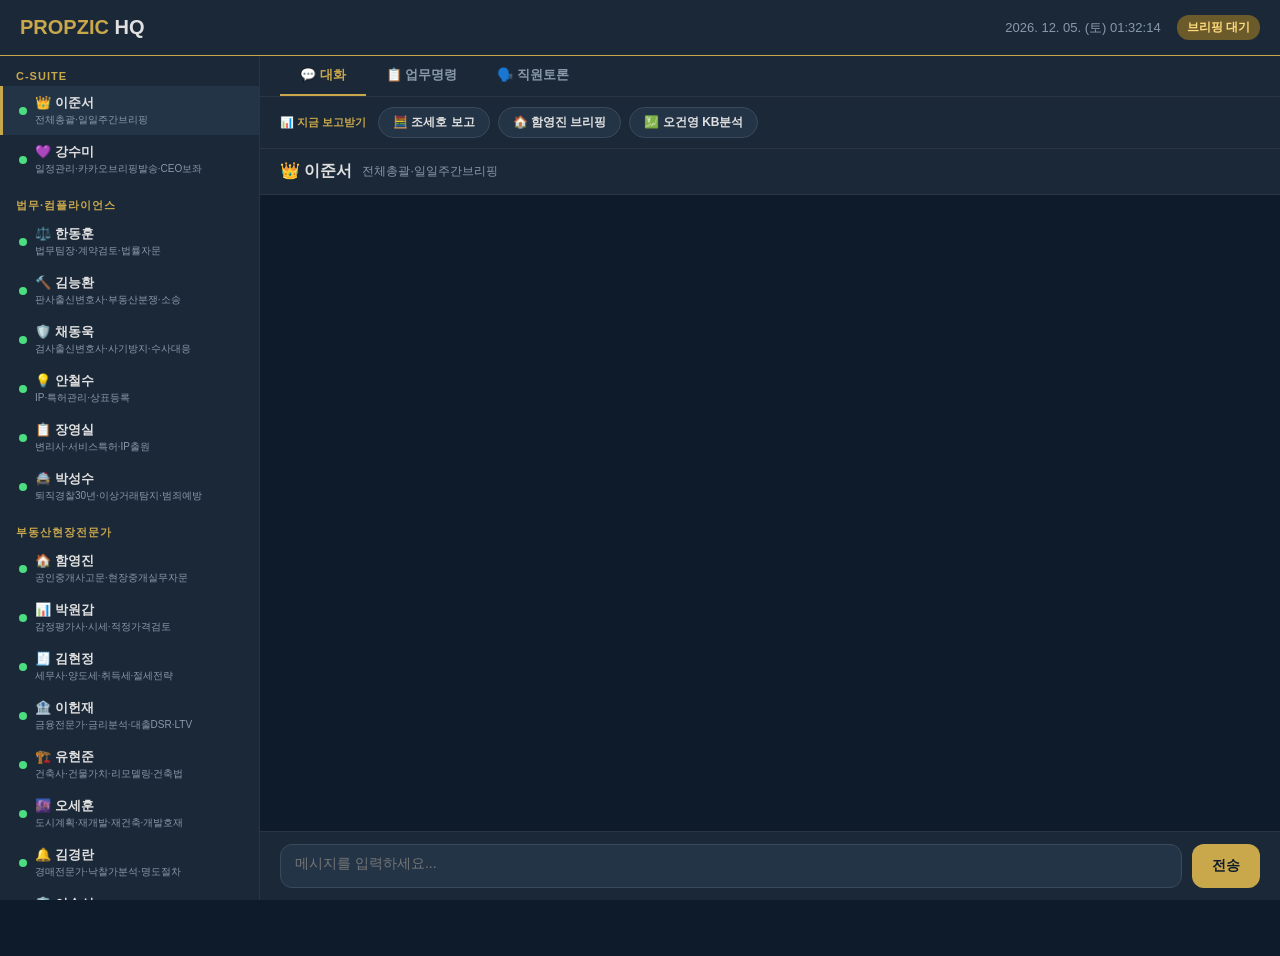
<file: index.html>
<!DOCTYPE html>
<html lang="ko">
<head>
<meta charset="UTF-8">
<meta name="viewport" content="width=device-width, initial-scale=1.0">
<title id="pageTitle">PROPZIC HQ — 지휘본부</title>
<script src="config.js"></script>
<style>
*{margin:0;padding:0;box-sizing:border-box}
:root{
  --bg:#0d1b2a;--bg2:#1b2838;--bg3:#243447;
  --gold:#c9a84c;--text:#e0e0e0;--text2:#8899aa;
  --sidebar-w:260px;
  --navy:#2a3f6b;--green:#2a6b4a;--blue:#2a4f8b;
  --pink:#8b2a6b;--mint:#2a8b7a;--orange:#8b5a2a;--gray:#5a5a6b;
  --purple:#6b2a8b;
}
html,body{height:100%;font-family:'Segoe UI','Malgun Gothic',sans-serif;background:var(--bg);color:var(--text)}

/* HEADER */
.header{display:flex;align-items:center;justify-content:space-between;padding:10px 20px;background:var(--bg2);border-bottom:1px solid var(--gold);height:56px;position:fixed;top:0;left:0;right:0;z-index:100}
.logo{font-size:20px;font-weight:bold;color:var(--gold)}
.logo span{color:var(--text)}
.header-right{display:flex;align-items:center;gap:16px;font-size:13px;color:var(--text2)}
.briefing-badge{padding:4px 10px;border-radius:12px;font-size:12px;font-weight:600}
.briefing-badge.ready{background:#2a6b4a;color:#7dffba}
.briefing-badge.pending{background:#6b5a2a;color:#ffd97d}

/* SIDEBAR */
.sidebar{position:fixed;top:56px;left:0;bottom:0;width:var(--sidebar-w);background:var(--bg2);overflow-y:auto;border-right:1px solid #2a3444;z-index:90;transition:transform .3s}
.sidebar::-webkit-scrollbar{width:4px}
.sidebar::-webkit-scrollbar-thumb{background:#3a4a5a;border-radius:2px}
.dept-group{margin:4px 0}
.dept-label{font-size:11px;font-weight:700;color:var(--gold);padding:10px 16px 4px;text-transform:uppercase;letter-spacing:1px}
.staff-item{display:flex;align-items:center;gap:8px;padding:8px 16px;cursor:pointer;transition:background .15s;border-left:3px solid transparent}
.staff-item:hover{background:var(--bg3)}
.staff-item.active{background:var(--bg3);border-left-color:var(--gold)}
.staff-dot{width:8px;height:8px;border-radius:50%;flex-shrink:0;transition:background .3s}
.staff-dot.online{background:#4ade80}
.staff-dot.idle{background:#facc15}
.staff-dot.urgent{background:#ef4444;animation:pulse-dot 1s infinite}
@keyframes pulse-dot{0%,100%{opacity:1}50%{opacity:.4}}
.staff-name{font-size:13px;font-weight:600;color:var(--text)}
.staff-role{font-size:10px;color:var(--text2);margin-top:1px}

/* MAIN */
.main{margin-left:var(--sidebar-w);margin-top:56px;display:flex;flex-direction:column;height:calc(100vh - 56px)}

/* TABS */
.tab-bar{display:flex;background:var(--bg2);border-bottom:1px solid #2a3444;padding:0 20px}
.tab-btn{padding:10px 20px;font-size:13px;font-weight:700;color:var(--text2);cursor:pointer;border:none;background:none;border-bottom:2px solid transparent;transition:all .2s}
.tab-btn:hover{color:var(--text)}
.tab-btn.active{color:var(--gold);border-bottom-color:var(--gold)}
.tab-panel{display:none;flex:1;flex-direction:column;overflow:hidden}
.tab-panel.active{display:flex}

/* CHAT HEADER */
.chat-header{padding:12px 20px;background:var(--bg2);border-bottom:1px solid #2a3444;display:flex;align-items:center;gap:10px}
.chat-header-name{font-size:16px;font-weight:700}
.chat-header-role{font-size:12px;color:var(--text2)}
.chat-header-back{display:none;cursor:pointer;font-size:18px;margin-right:6px}

/* MESSAGES */
.messages{flex:1;overflow-y:auto;padding:20px;display:flex;flex-direction:column;gap:12px}
.messages::-webkit-scrollbar{width:6px}
.messages::-webkit-scrollbar-thumb{background:#3a4a5a;border-radius:3px}

.msg{max-width:75%;padding:12px 16px;border-radius:16px;font-size:14px;line-height:1.6;white-space:pre-wrap;word-break:break-word;animation:fadeIn .3s}
@keyframes fadeIn{from{opacity:0;transform:translateY(8px)}to{opacity:1;transform:translateY(0)}}
.msg.owner{align-self:flex-end;background:#2a4f8b;border-radius:16px 16px 4px 16px}
.msg.ai{align-self:flex-start;background:var(--bg2);border-radius:16px 16px 16px 4px}
.msg-label{font-size:11px;font-weight:700;margin-bottom:4px;display:flex;align-items:center;gap:4px}
.msg-time{font-size:10px;color:var(--text2);margin-left:auto;font-weight:400}
.msg-content{font-size:14px}

/* BUBBLE COLORS */
.border-gold{border:1.5px solid #c9a84c}.border-purple{border:1.5px solid #9b7abf}
.border-navy{border:1.5px solid #5a7abf}.border-green{border:1.5px solid #5abf7a}
.border-blue{border:1.5px solid #5a9abf}.border-pink{border:1.5px solid #bf5a9a}
.border-mint{border:1.5px solid #5abfaf}.border-orange{border:1.5px solid #bf8a5a}
.border-gray{border:1.5px solid #8a8a9b}

/* INTERRUPT */
.msg.interrupt{background:var(--bg3);border-left:3px solid var(--gold);cursor:pointer}
.msg.interrupt:hover{background:#2a3a4f}

/* TYPING INDICATOR */
.typing{display:none;align-self:flex-start;padding:12px 16px;background:var(--bg2);border-radius:16px;font-size:13px;color:var(--text2)}
.typing.show{display:flex;align-items:center;gap:8px}
.typing-dots span{display:inline-block;width:6px;height:6px;border-radius:50%;background:var(--text2);animation:blink 1.4s infinite}
.typing-dots span:nth-child(2){animation-delay:.2s}
.typing-dots span:nth-child(3){animation-delay:.4s}
@keyframes blink{0%,80%,100%{opacity:.3}40%{opacity:1}}

/* INPUT */
.input-area{padding:12px 20px;background:var(--bg2);border-top:1px solid #2a3444;display:flex;gap:10px}
.input-area textarea{flex:1;background:var(--bg3);border:1px solid #3a4a5a;border-radius:12px;padding:10px 14px;color:var(--text);font-size:14px;resize:none;height:44px;max-height:120px;font-family:inherit;outline:none;transition:border-color .2s}
.input-area textarea:focus{border-color:var(--gold)}
.send-btn{background:var(--gold);color:#0d1b2a;border:none;border-radius:12px;padding:0 20px;font-size:14px;font-weight:700;cursor:pointer;transition:opacity .2s}
.send-btn:hover{opacity:.85}
.send-btn:disabled{opacity:.4;cursor:not-allowed}

/* ===== WORKER REPORT BUTTONS ===== */
.worker-bar{display:flex;gap:8px;padding:10px 20px;background:var(--bg2);border-bottom:1px solid #2a3444;flex-wrap:wrap;align-items:center}
.worker-bar-label{font-size:11px;font-weight:700;color:var(--gold);margin-right:4px}
.worker-btn{padding:6px 14px;border-radius:20px;border:1px solid #3a4a5a;background:var(--bg3);color:var(--text);font-size:12px;font-weight:600;cursor:pointer;transition:all .2s;white-space:nowrap}
.worker-btn:hover{border-color:var(--gold);color:var(--gold)}
.worker-btn:disabled{opacity:.4;cursor:not-allowed}
.worker-btn.loading{border-color:var(--gold);color:var(--gold)}

/* Worker result overlay */
.worker-result-overlay{display:none;position:fixed;top:0;left:0;right:0;bottom:0;background:rgba(0,0,0,.6);z-index:200;align-items:center;justify-content:center}
.worker-result-overlay.show{display:flex}
.worker-result-box{background:var(--bg2);border:1px solid var(--gold);border-radius:16px;padding:20px;width:90%;max-width:560px;max-height:80vh;overflow-y:auto}
.worker-result-box::-webkit-scrollbar{width:6px}
.worker-result-box::-webkit-scrollbar-thumb{background:#3a4a5a;border-radius:3px}
.worker-result-box h3{color:var(--gold);font-size:15px;margin-bottom:12px}
.worker-result-box .wr-content{font-size:14px;line-height:1.7;white-space:pre-wrap;word-break:break-word}
.worker-result-box .wr-close{display:block;margin-top:16px;text-align:center;padding:8px 24px;background:var(--bg3);border:1px solid #3a4a5a;border-radius:10px;color:var(--text);font-size:13px;cursor:pointer}
.worker-result-box .wr-close:hover{border-color:var(--gold);color:var(--gold)}

/* ===== COMMAND PANEL ===== */
.cmd-panel{flex:1;display:flex;flex-direction:column;overflow:hidden}

/* Presets */
.cmd-presets{display:flex;gap:8px;padding:16px 20px 8px;flex-wrap:wrap}
.cmd-preset-btn{padding:6px 14px;border-radius:20px;border:1px solid #3a4a5a;background:var(--bg3);color:var(--text);font-size:12px;font-weight:600;cursor:pointer;transition:all .2s;white-space:nowrap}
.cmd-preset-btn:hover{border-color:var(--gold);color:var(--gold)}

/* Command Input */
.cmd-input-area{padding:8px 20px 16px}
.cmd-textarea{width:100%;background:var(--bg3);border:1px solid #3a4a5a;border-radius:12px;padding:12px 14px;color:var(--text);font-size:14px;resize:none;height:80px;font-family:inherit;outline:none;transition:border-color .2s}
.cmd-textarea:focus{border-color:var(--gold)}
.cmd-actions{display:flex;justify-content:space-between;align-items:center;margin-top:8px}
.cmd-hint{font-size:11px;color:var(--text2)}
.cmd-submit{background:var(--gold);color:#0d1b2a;border:none;border-radius:12px;padding:10px 24px;font-size:14px;font-weight:700;cursor:pointer;transition:opacity .2s}
.cmd-submit:hover{opacity:.85}
.cmd-submit:disabled{opacity:.4;cursor:not-allowed}

/* Execution Flow */
.cmd-flow{flex:1;overflow-y:auto;padding:0 20px 20px}
.cmd-flow::-webkit-scrollbar{width:6px}
.cmd-flow::-webkit-scrollbar-thumb{background:#3a4a5a;border-radius:3px}

.flow-step{padding:12px 16px;margin-top:10px;border-radius:12px;animation:fadeIn .3s}
.flow-step.ceo-judging{background:var(--bg2);border-left:3px solid var(--gold);color:var(--text2)}
.flow-step.ceo-result{background:var(--bg2);border-left:3px solid var(--gold)}
.flow-step .flow-label{font-size:12px;font-weight:700;margin-bottom:6px;display:flex;align-items:center;gap:6px}
.flow-step .flow-body{font-size:14px;line-height:1.6;white-space:pre-wrap;word-break:break-word}
.flow-step.staff-exec{background:var(--bg2);border-radius:12px;border:1px solid #2a3444}
.flow-step .flow-priority{display:inline-block;padding:2px 8px;border-radius:8px;font-size:11px;font-weight:700;margin-left:8px}
.flow-step .flow-assignments{margin-top:6px;font-size:12px;color:var(--text2)}
.flow-done{text-align:center;padding:12px;color:#4ade80;font-weight:700;font-size:14px;animation:fadeIn .3s}
.flow-spinner{display:inline-block;width:14px;height:14px;border:2px solid var(--text2);border-top-color:var(--gold);border-radius:50%;animation:spin .8s linear infinite;margin-right:4px;vertical-align:middle}
@keyframes spin{to{transform:rotate(360deg)}}

/* History */
.cmd-history{border-top:1px solid #2a3444;padding:12px 20px;max-height:180px;overflow-y:auto}
.cmd-history::-webkit-scrollbar{width:4px}
.cmd-history::-webkit-scrollbar-thumb{background:#3a4a5a;border-radius:2px}
.cmd-history-title{font-size:11px;font-weight:700;color:var(--gold);margin-bottom:8px}
.cmd-history-item{display:flex;align-items:center;gap:8px;padding:6px 10px;border-radius:8px;cursor:pointer;transition:background .15s;font-size:12px}
.cmd-history-item:hover{background:var(--bg3)}
.cmd-history-item .hist-priority{flex-shrink:0}
.cmd-history-item .hist-text{flex:1;color:var(--text);overflow:hidden;text-overflow:ellipsis;white-space:nowrap}
.cmd-history-item .hist-time{color:var(--text2);font-size:11px;flex-shrink:0}

/* CMD SUB-TABS */
.cmd-subtabs{display:flex;gap:0;padding:0 20px;background:var(--bg2);border-bottom:1px solid #2a3444}
.cmd-subtab{padding:8px 18px;font-size:12px;font-weight:700;color:var(--text2);cursor:pointer;border:none;background:none;border-bottom:2px solid transparent;transition:all .2s}
.cmd-subtab:hover{color:var(--text)}
.cmd-subtab.active{color:var(--gold);border-bottom-color:var(--gold)}
.cmd-subpanel{display:none;flex:1;flex-direction:column;overflow:hidden}
.cmd-subpanel.active{display:flex}

/* DIRECT SELECT */
.direct-select-area{padding:12px 20px 0;display:flex;align-items:center;gap:10px}
.direct-select-area label{font-size:12px;font-weight:700;color:var(--gold);white-space:nowrap}
.direct-select{flex:1;background:var(--bg3);border:1px solid #3a4a5a;border-radius:10px;padding:8px 12px;color:var(--text);font-size:13px;font-family:inherit;outline:none;cursor:pointer;appearance:none;-webkit-appearance:none;background-image:url("data:image/svg+xml,%3Csvg xmlns='http://www.w3.org/2000/svg' width='10' height='6'%3E%3Cpath d='M0 0l5 6 5-6z' fill='%238899aa'/%3E%3C/svg%3E");background-repeat:no-repeat;background-position:right 12px center}
.direct-select:focus{border-color:var(--gold)}
.direct-select optgroup{background:var(--bg2);color:var(--gold);font-weight:700;font-size:12px}
.direct-select option{background:var(--bg3);color:var(--text);padding:4px}
.direct-badge{display:inline-block;padding:3px 10px;border-radius:8px;font-size:11px;font-weight:700;background:#2a3f6b;color:#7dbaff}

/* ===== DEBATE PANEL ===== */
.debate-panel{flex:1;display:flex;flex-direction:column;overflow:hidden}
.debate-header-bar{display:flex;align-items:center;justify-content:space-between;padding:12px 20px;background:var(--bg2);border-bottom:1px solid #2a3444}
.debate-header-bar h3{font-size:15px;color:var(--gold);font-weight:700}
.debate-new-btn{background:var(--gold);color:#0d1b2a;border:none;border-radius:10px;padding:8px 18px;font-size:13px;font-weight:700;cursor:pointer;transition:opacity .2s}
.debate-new-btn:hover{opacity:.85}
.debate-new-btn:disabled{opacity:.4;cursor:not-allowed}

/* Debate list */
.debate-list{flex:1;overflow-y:auto;padding:12px 20px}
.debate-list::-webkit-scrollbar{width:6px}
.debate-list::-webkit-scrollbar-thumb{background:#3a4a5a;border-radius:3px}
.debate-card{background:var(--bg2);border-radius:12px;padding:14px 16px;margin-bottom:10px;cursor:pointer;transition:all .2s;border:1px solid #2a3444}
.debate-card:hover{border-color:var(--gold);background:var(--bg3)}
.debate-card.active{border-color:var(--gold)}
.debate-card-topic{font-size:14px;font-weight:700;color:var(--text);margin-bottom:6px}
.debate-card-meta{display:flex;gap:10px;font-size:11px;color:var(--text2);flex-wrap:wrap;align-items:center}
.debate-card-meta .cat-badge{padding:2px 8px;border-radius:8px;font-size:10px;font-weight:700}
.cat-market{background:#2a6b4a;color:#7dffba}
.cat-strategy{background:#2a4f8b;color:#7dbaff}
.cat-tech{background:#6b5a2a;color:#ffd97d}
.cat-legal{background:#6b2a4a;color:#ff7dba}
.cat-operation{background:#4a2a6b;color:#ba7dff}
.cat-ceo_order{background:#6b4a2a;color:#ffba7d}
.debate-card-participants{display:flex;gap:3px;margin-top:6px;font-size:14px}
.debate-card-status{font-size:11px;font-weight:700}
.status-concluded{color:#4ade80}
.status-in_progress{color:#facc15}

/* Debate detail view */
.debate-detail{display:none;flex:1;flex-direction:column;overflow:hidden}
.debate-detail.active{display:flex}
.debate-detail-header{padding:12px 20px;background:var(--bg2);border-bottom:1px solid #2a3444;display:flex;align-items:center;gap:10px}
.debate-detail-header .back-btn{cursor:pointer;font-size:18px;color:var(--text2)}
.debate-detail-header .back-btn:hover{color:var(--gold)}
.debate-detail-topic{font-size:15px;font-weight:700;flex:1}

.debate-messages{flex:1;overflow-y:auto;padding:20px;display:flex;flex-direction:column;gap:10px}
.debate-messages::-webkit-scrollbar{width:6px}
.debate-messages::-webkit-scrollbar-thumb{background:#3a4a5a;border-radius:3px}

.debate-msg{padding:12px 16px;border-radius:14px;background:var(--bg2);animation:fadeIn .3s;max-width:85%}
.debate-msg .dm-header{display:flex;align-items:center;gap:6px;margin-bottom:4px;font-size:12px;font-weight:700}
.debate-msg .dm-dept{font-size:10px;color:var(--text2);font-weight:400}
.debate-msg .dm-round{font-size:10px;color:var(--text2);margin-left:auto;font-weight:400}
.debate-msg .dm-content{font-size:14px;line-height:1.6;white-space:pre-wrap;word-break:break-word}

/* CEO conclusion card */
.debate-msg.ceo-conclusion{border:2px solid var(--gold);background:linear-gradient(135deg,#1b2838 0%,#2a3447 100%);max-width:100%}
.debate-msg.ceo-conclusion .dm-header{color:var(--gold);font-size:14px}

/* Round divider */
.debate-round-divider{text-align:center;font-size:11px;color:var(--text2);padding:8px 0;font-weight:700}
.debate-round-divider span{background:var(--bg3);padding:3px 14px;border-radius:10px}

/* New debate modal */
.debate-modal-overlay{display:none;position:fixed;top:0;left:0;right:0;bottom:0;background:rgba(0,0,0,.6);z-index:200;align-items:center;justify-content:center}
.debate-modal-overlay.show{display:flex}
.debate-modal{background:var(--bg2);border:1px solid var(--gold);border-radius:16px;padding:24px;width:90%;max-width:480px}
.debate-modal h3{color:var(--gold);font-size:16px;margin-bottom:16px}
.debate-modal label{font-size:12px;font-weight:700;color:var(--text2);display:block;margin-bottom:6px}
.debate-modal textarea{width:100%;background:var(--bg3);border:1px solid #3a4a5a;border-radius:10px;padding:10px;color:var(--text);font-size:14px;resize:none;height:80px;font-family:inherit;outline:none}
.debate-modal textarea:focus{border-color:var(--gold)}
.debate-modal select{width:100%;background:var(--bg3);border:1px solid #3a4a5a;border-radius:10px;padding:8px 12px;color:var(--text);font-size:13px;font-family:inherit;outline:none;margin-bottom:16px;appearance:none;-webkit-appearance:none;cursor:pointer}
.debate-modal select:focus{border-color:var(--gold)}
.debate-modal-actions{display:flex;gap:10px;justify-content:flex-end;margin-top:16px}
.debate-modal-actions button{padding:8px 20px;border-radius:10px;font-size:13px;font-weight:700;cursor:pointer;border:none;transition:opacity .2s}
.debate-modal-actions .cancel-btn{background:var(--bg3);color:var(--text2)}
.debate-modal-actions .start-btn{background:var(--gold);color:#0d1b2a}
.debate-modal-actions button:hover{opacity:.85}

/* Live debate flow in detail */
.debate-live-indicator{text-align:center;padding:12px;color:var(--gold);font-size:13px;font-weight:700}
.debate-live-indicator .flow-spinner{margin-right:6px}

/* MOBILE */
.menu-toggle{display:none;cursor:pointer;font-size:22px;color:var(--gold)}
@media(max-width:768px){
  .sidebar{transform:translateX(-100%)}
  .sidebar.open{transform:translateX(0)}
  .main{margin-left:0}
  .menu-toggle{display:block}
  .chat-header-back{display:block}
  .msg{max-width:90%}
  .cmd-presets{padding:12px 12px 6px}
  .cmd-input-area{padding:6px 12px 12px}
  .cmd-flow{padding:0 12px 12px}
  :root{--sidebar-w:260px}
}
</style>
</head>
<body>

<!-- HEADER -->
<div class="header">
  <div style="display:flex;align-items:center;gap:12px">
    <span class="menu-toggle" onclick="toggleSidebar()">☰</span>
    <div class="logo" id="brandLogo">Prop<span>AI</span> HQ</div>
  </div>
  <div class="header-right">
    <span id="clock"></span>
    <span class="briefing-badge pending" id="briefingBadge">브리핑 대기</span>
  </div>
</div>

<!-- SIDEBAR -->
<div class="sidebar" id="sidebar"></div>

<!-- MAIN -->
<div class="main">
  <!-- TABS -->
  <div class="tab-bar">
    <button class="tab-btn active" onclick="switchTab('chat')">💬 대화</button>
    <button class="tab-btn" onclick="switchTab('command')">📋 업무명령</button>
    <button class="tab-btn" onclick="switchTab('debate')">🗣️ 직원토론</button>
  </div>

  <!-- WORKER REPORT BUTTONS -->
  <div class="worker-bar">
    <span class="worker-bar-label">📊 지금 보고받기</span>
    <button class="worker-btn" id="btn-josecho" onclick="runWorker('josecho','🧮 조세호 보고')">🧮 조세호 보고</button>
    <button class="worker-btn" id="btn-hamyoungjin" onclick="runWorker('hamyoungjin','🏠 함영진 브리핑')">🏠 함영진 브리핑</button>
    <button class="worker-btn" id="btn-okungyoung" onclick="runWorker('okungyoung','💹 오건영 KB분석')">💹 오건영 KB분석</button>
  </div>

  <!-- Worker result modal -->
  <div class="worker-result-overlay" id="workerResultOverlay">
    <div class="worker-result-box">
      <h3 id="workerResultTitle"></h3>
      <div class="wr-content" id="workerResultContent"></div>
      <button class="wr-close" onclick="closeWorkerResult()">닫기</button>
    </div>
  </div>

  <!-- TAB 1: CHAT (기존) -->
  <div class="tab-panel active" id="tab-chat">
    <div class="chat-header">
      <span class="chat-header-back" onclick="goBackToSidebar()">←</span>
      <span class="chat-header-name" id="chatName">👑 이준서</span>
      <span class="chat-header-role" id="chatRole">전체총괄·일일주간브리핑</span>
    </div>
    <div class="messages" id="messages"></div>
    <div class="typing" id="typing">
      <div class="typing-dots"><span></span><span></span><span></span></div>
      <span id="typingName">이준서 응답 중...</span>
    </div>
    <div class="input-area">
      <textarea id="userInput" placeholder="메시지를 입력하세요..." rows="1" onkeydown="handleKey(event)"></textarea>
      <button class="send-btn" id="sendBtn" onclick="sendMessage()">전송</button>
    </div>
  </div>

  <!-- TAB 3: DEBATE -->
  <div class="tab-panel" id="tab-debate">
    <div class="debate-panel">
      <!-- List view -->
      <div id="debateListView">
        <div class="debate-header-bar">
          <h3>🗣️ AI 직원 토론방</h3>
          <button class="debate-new-btn" onclick="openDebateModal()">+ 새 토론 시작</button>
        </div>
        <div class="debate-list" id="debateList">
          <div style="text-align:center;padding:40px;color:var(--text2);font-size:13px">토론 목록을 불러오는 중...</div>
        </div>
      </div>
      <!-- Detail view -->
      <div class="debate-detail" id="debateDetailView">
        <div class="debate-detail-header">
          <span class="back-btn" onclick="closeDebateDetail()">← </span>
          <span class="debate-detail-topic" id="debateDetailTopic"></span>
        </div>
        <div class="debate-messages" id="debateMessages"></div>
      </div>
    </div>
  </div>

  <!-- Debate modal -->
  <div class="debate-modal-overlay" id="debateModal">
    <div class="debate-modal">
      <h3>🗣️ 새 토론 시작</h3>
      <label>주제 카테고리</label>
      <select id="debateCategorySelect">
        <option value="market">📈 시장 분석</option>
        <option value="strategy">🎯 전략</option>
        <option value="tech">💻 기술</option>
        <option value="legal">⚖️ 법무</option>
        <option value="operation">⚙️ 운영</option>
        <option value="ceo_order" selected>👑 CEO 지시</option>
      </select>
      <label>토론 주제</label>
      <textarea id="debateTopicInput" placeholder="직원들이 토론할 주제를 입력하세요..."></textarea>
      <div class="debate-modal-actions">
        <button class="cancel-btn" onclick="closeDebateModal()">취소</button>
        <button class="start-btn" id="debateStartBtn" onclick="startNewDebate()">토론 시작 ▶</button>
      </div>
    </div>
  </div>

  <!-- TAB 2: COMMAND -->
  <div class="tab-panel" id="tab-command">
    <div class="cmd-panel">
      <!-- Sub-tabs: CEO 경유 / 직접 지시 -->
      <div class="cmd-subtabs">
        <button class="cmd-subtab active" onclick="switchCmdMode('ceo')">👑 CEO 경유</button>
        <button class="cmd-subtab" onclick="switchCmdMode('direct')">🎯 직접 지시</button>
      </div>

      <!-- SUB-PANEL: CEO 경유 -->
      <div class="cmd-subpanel active" id="cmd-ceo">
        <div class="cmd-presets" id="cmdPresets"></div>
        <div class="cmd-input-area">
          <textarea class="cmd-textarea" id="cmdInput" placeholder="업무명령을 입력하세요... (Ctrl+Enter로 전송)" onkeydown="handleCmdKey(event)"></textarea>
          <div class="cmd-actions">
            <span class="cmd-hint">Ctrl+Enter 전송 | 프리셋 클릭으로 빠른 명령</span>
            <button class="cmd-submit" id="cmdSubmit" onclick="sendCommand()">CEO에게 전달 ▶</button>
          </div>
        </div>
      </div>

      <!-- SUB-PANEL: 직접 지시 -->
      <div class="cmd-subpanel" id="cmd-direct">
        <div class="direct-select-area">
          <label>📌 수신자</label>
          <select class="direct-select" id="directAssignee"></select>
        </div>
        <div class="cmd-input-area">
          <textarea class="cmd-textarea" id="directInput" placeholder="이 직원에게 직접 지시할 내용을 입력하세요... (Ctrl+Enter로 전송)" onkeydown="handleDirectKey(event)"></textarea>
          <div class="cmd-actions">
            <span class="cmd-hint">Ctrl+Enter 전송 | CEO 판단 없이 바로 실행</span>
            <button class="cmd-submit" id="directSubmit" onclick="sendDirectCommand()">직접 전달 ▶</button>
          </div>
        </div>
      </div>

      <!-- Execution Flow (공용) -->
      <div class="cmd-flow" id="cmdFlow"></div>
      <!-- History (공용) -->
      <div class="cmd-history" id="cmdHistory" style="display:none">
        <div class="cmd-history-title">📜 최근 명령 히스토리</div>
        <div id="cmdHistoryList"></div>
      </div>
    </div>
  </div>
</div>

<script>
// ===== CONFIG (config.js에서 로드) =====
const BRAND = CONFIG.BRAND_NAME;
const API_BASE = CONFIG.API_BASE;

// 브랜드명 동적 반영
document.getElementById('pageTitle').textContent = CONFIG.HQ_TITLE;
document.getElementById('brandLogo').innerHTML = `${BRAND} <span>HQ</span>`;

// ===== STAFF DATA =====
const DEPARTMENTS = [
  { name: 'C-Suite', color: 'gold', members: [
    { name: '이준서', role: '전체총괄·일일주간브리핑', emoji: '👑', dot: 'online' },
    { name: '강수미', role: '일정관리·카카오브리핑발송·CEO보좌', emoji: '💜', dot: 'online' },
  ]},
  { name: '법무·컴플라이언스', color: 'navy', members: [
    { name: '한동훈', role: '법무팀장·계약검토·법률자문', emoji: '⚖️', dot: 'online' },
    { name: '김능환', role: '판사출신변호사·부동산분쟁·소송', emoji: '🔨', dot: 'online' },
    { name: '채동욱', role: '검사출신변호사·사기방지·수사대응', emoji: '🛡️', dot: 'online' },
    { name: '안철수', role: 'IP·특허관리·상표등록', emoji: '💡', dot: 'online' },
    { name: '장영실', role: '변리사·서비스특허·IP출원', emoji: '📋', dot: 'online' },
    { name: '박성수', role: '퇴직경찰30년·이상거래탐지·범죄예방', emoji: '🚔', dot: 'online' },
  ]},
  { name: '부동산현장전문가', color: 'green', members: [
    { name: '함영진', role: '공인중개사고문·현장중개실무자문', emoji: '🏠', dot: 'online' },
    { name: '박원갑', role: '감정평가사·시세·적정가격검토', emoji: '📊', dot: 'online' },
    { name: '김현정', role: '세무사·양도세·취득세·절세전략', emoji: '🧾', dot: 'online' },
    { name: '이헌재', role: '금융전문가·금리분석·대출DSR·LTV', emoji: '🏦', dot: 'online' },
    { name: '유현준', role: '건축사·건물가치·리모델링·건축법', emoji: '🏗️', dot: 'online' },
    { name: '오세훈', role: '도시계획·재개발·재건축·개발호재', emoji: '🌆', dot: 'online' },
    { name: '김경란', role: '경매전문가·낙찰가분석·명도절차', emoji: '🔔', dot: 'online' },
    { name: '이순신', role: '보험전문가·화재보험·임대인배상', emoji: '🛡️', dot: 'online' },
  ]},
  { name: '기술팀', color: 'blue', members: [
    { name: '하정우', role: '인프라팀장·서버·배포', emoji: '🖥️', dot: 'online' },
    { name: '최민식', role: '보안·기술이슈감시·취약점분석', emoji: '🔒', dot: 'online' },
    { name: '손석희', role: '데이터분석·지표모니터링·통계', emoji: '📈', dot: 'online' },
  ]},
  { name: '마케팅팀', color: 'pink', members: [
    { name: '전지현', role: '마케팅팀장·광고기획·캠페인관리', emoji: '📣', dot: 'online' },
    { name: '이윤서', role: '바이럴마케팅·SNS·인플루언서', emoji: '🔥', dot: 'online' },
    { name: '김선태', role: '홍보PR·언론대응', emoji: '📰', dot: 'online' },
    { name: '송지효', role: '콘텐츠제작·블로그·뉴스레터', emoji: '✍️', dot: 'online' },
    { name: '김범수', role: '그로스해킹·앱지표·퍼널최적화', emoji: '🚀', dot: 'online' },
  ]},
  { name: '고객경험팀', color: 'mint', members: [
    { name: '신동엽', role: 'CS팀장·고객지원·VOC관리', emoji: '🎧', dot: 'online' },
    { name: '장원영', role: 'UX디자인·사용자경험·UI개선', emoji: '🎨', dot: 'online' },
    { name: '이경규', role: '서비스반응·리뷰수집·모니터링', emoji: '👁️', dot: 'online' },
  ]},
  { name: '전략·인텔팀', color: 'orange', members: [
    { name: '전현무', role: '경쟁사인텔팀장·크롤링·시장분석', emoji: '🕵️', dot: 'online' },
    { name: '이재명', role: '부동산정책·법령리서치·규제변화', emoji: '📜', dot: 'online' },
    { name: '홍라희', role: '투자분석·거시경제·수익률·포트폴리오', emoji: '📈', dot: 'online' },
    { name: '오건영', role: '부동산투자전문가·아파트·재개발·상가·토지·NPL·경매', emoji: '💎', dot: 'online' },
  ]},
  { name: '경영지원팀', color: 'gray', members: [
    { name: '조세호', role: '세금·회계·비용관리', emoji: '🧮', dot: 'online' },
    { name: '염경환', role: '개인정보보호·CISO·GDPR·보안정책', emoji: '🔐', dot: 'online' },
    { name: '김미경', role: 'CFO·재무전략·투자유치·IR·수익모델', emoji: '💰', dot: 'online' },
  ]},
];

// All staff flat
const ALL_STAFF = {};
DEPARTMENTS.forEach(d => d.members.forEach(m => {
  ALL_STAFF[m.name] = { ...m, dept: d.name, color: d.color };
}));

// Chat histories per staff — localStorage 기반 (직원별 최근 50개)
const STORAGE_KEY = 'propzic_hq_chats';
function loadChatHistories() {
  try { return JSON.parse(localStorage.getItem(STORAGE_KEY)) || {}; } catch { return {}; }
}
function saveChatHistories() {
  // 직원별 최근 50개만 유지
  const trimmed = {};
  for (const [k, v] of Object.entries(chatHistories)) {
    trimmed[k] = v.slice(-50);
  }
  try { localStorage.setItem(STORAGE_KEY, JSON.stringify(trimmed)); } catch {}
}
const chatHistories = loadChatHistories();
let currentStaff = '이준서';

// Command history (세션 내 최근 10개)
let commandHistory = [];

// Currently executing staff (for sidebar highlight)
let executingStaff = new Set();

// ===== TABS =====
function switchTab(tabName) {
  document.querySelectorAll('.tab-btn').forEach(b => b.classList.remove('active'));
  document.querySelectorAll('.tab-panel').forEach(p => p.classList.remove('active'));
  document.querySelector(`.tab-btn[onclick*="${tabName}"]`).classList.add('active');
  document.getElementById(`tab-${tabName}`).classList.add('active');
}

// ===== SIDEBAR =====
function renderSidebar() {
  const sb = document.getElementById('sidebar');
  sb.innerHTML = DEPARTMENTS.map(d => `
    <div class="dept-group">
      <div class="dept-label">${d.name}</div>
      ${d.members.map(m => {
        const dotClass = executingStaff.has(m.name) ? 'urgent' : m.dot;
        return `
        <div class="staff-item ${m.name === currentStaff ? 'active' : ''}" onclick="selectStaff('${m.name}')">
          <div class="staff-dot ${dotClass}" id="dot-${m.name}"></div>
          <div>
            <div class="staff-name">${m.emoji} ${m.name}</div>
            <div class="staff-role">${m.role}</div>
          </div>
        </div>`;
      }).join('')}
    </div>
  `).join('');
}

// ===== CHAT =====
function selectStaff(name) {
  currentStaff = name;
  const s = ALL_STAFF[name];
  document.getElementById('chatName').textContent = `${s.emoji} ${name}`;
  document.getElementById('chatRole').textContent = s.role;
  renderSidebar();
  renderMessages();
  document.getElementById('sidebar').classList.remove('open');
  switchTab('chat');
}

function renderMessages() {
  const box = document.getElementById('messages');
  const history = chatHistories[currentStaff] || [];
  box.innerHTML = history.map(m => {
    const t = fmtTime(m.time);
    if (m.role === 'user') {
      return `<div class="msg owner"><div class="msg-label" style="justify-content:flex-end"><span class="msg-time">${t}</span></div><div class="msg-content">${escHtml(m.content)}</div></div>`;
    }
    if (m.role === 'interrupt') {
      const s = ALL_STAFF[m.name] || {};
      return `<div class="msg ai interrupt border-${s.color || 'gold'}" onclick="selectStaff('${m.name}')">
        <div class="msg-label">${s.emoji || '💬'} ${m.name} (${m.staffRole || ''})<span class="msg-time">${t}</span></div>
        <div class="msg-content">${escHtml(m.content)}</div>
      </div>`;
    }
    const s = ALL_STAFF[currentStaff] || {};
    return `<div class="msg ai border-${s.color || 'gold'}">
      <div class="msg-label">${s.emoji || '💬'} ${currentStaff} (${s.role || ''})<span class="msg-time">${t}</span></div>
      <div class="msg-content">${escHtml(m.content)}</div>
    </div>`;
  }).join('');
  box.scrollTop = box.scrollHeight;
}

function escHtml(t) { return t.replace(/&/g,'&amp;').replace(/</g,'&lt;').replace(/>/g,'&gt;').replace(/\n/g,'<br>'); }
function fmtTime(ts) { if (!ts) return ''; const d = new Date(ts); return d.getHours().toString().padStart(2,'0') + ':' + d.getMinutes().toString().padStart(2,'0'); }

// ===== SEND (Chat) =====
async function sendMessage() {
  const input = document.getElementById('userInput');
  const text = input.value.trim();
  if (!text) return;
  input.value = '';
  input.style.height = '44px';

  if (!chatHistories[currentStaff]) chatHistories[currentStaff] = [];
  chatHistories[currentStaff].push({ role: 'user', content: text, time: Date.now() });
  saveChatHistories();
  renderMessages();

  const btn = document.getElementById('sendBtn');
  btn.disabled = true;
  showTyping(currentStaff);

  try {
    let aiText = '';
    if (currentStaff === '이준서') {
      aiText = await streamChat('/api/ceo/chat', { message: text, history: getApiHistory() });
      chatHistories[currentStaff].push({ role: 'assistant', content: aiText, time: Date.now() });
      saveChatHistories();
      renderMessages();
      hideTyping();
      await checkInterrupts(text, aiText);
    } else {
      const s = ALL_STAFF[currentStaff];
      aiText = await streamChat('/api/staff/chat', {
        staff_name: currentStaff,
        role: s.role,
        message: text,
        history: getApiHistory()
      });
      chatHistories[currentStaff].push({ role: 'assistant', content: aiText, time: Date.now() });
      saveChatHistories();
      renderMessages();
    }
  } catch (e) {
    chatHistories[currentStaff].push({ role: 'assistant', content: '⚠️ 서버 연결 실패. API 서버가 실행 중인지 확인해주세요.', time: Date.now() });
    saveChatHistories();
    renderMessages();
  }
  hideTyping();
  btn.disabled = false;
}

function getApiHistory() {
  const h = chatHistories[currentStaff] || [];
  return h.filter(m => m.role === 'user' || m.role === 'assistant').slice(-10).map(m => ({
    role: m.role, content: m.content
  }));
}

async function streamChat(endpoint, body) {
  const res = await fetch(API_BASE + endpoint, {
    method: 'POST',
    headers: { 'Content-Type': 'application/json' },
    body: JSON.stringify(body)
  });
  if (!res.ok) throw new Error('API error');

  const reader = res.body.getReader();
  const decoder = new TextDecoder();
  let full = '';

  while (true) {
    const { done, value } = await reader.read();
    if (done) break;
    const chunk = decoder.decode(value, { stream: true });
    const lines = chunk.split('\n');
    for (const line of lines) {
      if (line.startsWith('data: ')) {
        const data = line.slice(6);
        if (data === '[DONE]') break;
        try {
          const parsed = JSON.parse(data);
          if (parsed.text) full += parsed.text;
        } catch {
          full += data;
        }
      }
    }
    updateLiveMessage(full);
  }
  return full;
}

function updateLiveMessage(text) {
  const box = document.getElementById('messages');
  const s = ALL_STAFF[currentStaff] || {};
  let live = box.querySelector('.msg.live');
  if (!live) {
    live = document.createElement('div');
    live.className = `msg ai live border-${s.color || 'gold'}`;
    live.innerHTML = `<div class="msg-label">${s.emoji || '💬'} ${currentStaff} (${s.role || ''})</div><div class="msg-content"></div>`;
    box.appendChild(live);
  }
  live.querySelector('.msg-content').innerHTML = escHtml(text);
  box.scrollTop = box.scrollHeight;
}

async function checkInterrupts(ownerMsg, ceoResponse) {
  try {
    const res = await fetch(API_BASE + '/api/interrupt', {
      method: 'POST',
      headers: { 'Content-Type': 'application/json' },
      body: JSON.stringify({ message: ownerMsg, ceo_response: ceoResponse })
    });
    const data = await res.json();
    if (data.interrupts && data.interrupts.length > 0) {
      for (const intr of data.interrupts) {
        chatHistories[currentStaff].push({
          role: 'interrupt',
          name: intr.name,
          staffRole: intr.role,
          content: intr.message,
          time: Date.now()
        });
      }
      saveChatHistories();
      renderMessages();
    }
  } catch (e) {
    console.log('Interrupt check failed:', e);
  }
}

// ===== TYPING =====
function showTyping(name) {
  document.getElementById('typing').classList.add('show');
  document.getElementById('typingName').textContent = name + ' 응답 중...';
}
function hideTyping() {
  document.getElementById('typing').classList.remove('show');
  const live = document.querySelector('.msg.live');
  if (live) live.classList.remove('live');
}

// ===== INPUT (Chat) =====
function handleKey(e) {
  if (e.key === 'Enter' && !e.shiftKey) { e.preventDefault(); sendMessage(); }
  setTimeout(() => {
    const t = e.target;
    t.style.height = '44px';
    t.style.height = Math.min(t.scrollHeight, 120) + 'px';
  }, 0);
}

// ===== COMMAND PANEL =====

// Render presets
function renderPresets() {
  const box = document.getElementById('cmdPresets');
  box.innerHTML = (CONFIG.COMMAND_PRESETS || []).map(p =>
    `<button class="cmd-preset-btn" onclick="applyPreset('${p.text.replace(/'/g,"\\'")}')">${p.label}</button>`
  ).join('');
}

function applyPreset(text) {
  document.getElementById('cmdInput').value = text;
  document.getElementById('cmdInput').focus();
}

function handleCmdKey(e) {
  if (e.key === 'Enter' && e.ctrlKey) { e.preventDefault(); sendCommand(); }
}

function handleDirectKey(e) {
  if (e.key === 'Enter' && e.ctrlKey) { e.preventDefault(); sendDirectCommand(); }
}

// ===== CMD SUB-TABS =====
function switchCmdMode(mode) {
  document.querySelectorAll('.cmd-subtab').forEach(b => b.classList.remove('active'));
  document.querySelectorAll('.cmd-subpanel').forEach(p => p.classList.remove('active'));
  document.querySelector(`.cmd-subtab[onclick*="${mode}"]`).classList.add('active');
  document.getElementById(`cmd-${mode}`).classList.add('active');
}

// ===== DIRECT ASSIGNEE DROPDOWN =====
function renderDirectDropdown() {
  const sel = document.getElementById('directAssignee');
  sel.innerHTML = '<option value="" disabled selected>— 직원을 선택하세요 —</option>' +
    DEPARTMENTS.map(d => {
      const opts = d.members.map(m =>
        `<option value="${m.name}">${m.emoji} ${m.name} — ${m.role}</option>`
      ).join('');
      return `<optgroup label="${d.name}">${opts}</optgroup>`;
    }).join('');
}

// Sidebar dot helpers
function setStaffDot(name, state) {
  if (state === 'executing') {
    executingStaff.add(name);
  } else {
    executingStaff.delete(name);
  }
  renderSidebar();
}

// ===== SEND COMMAND =====
async function sendCommand() {
  const input = document.getElementById('cmdInput');
  const text = input.value.trim();
  if (!text) return;

  const btn = document.getElementById('cmdSubmit');
  btn.disabled = true;
  input.disabled = true;

  const flow = document.getElementById('cmdFlow');
  flow.innerHTML = '';

  // Track this command for history
  const cmdRecord = { text, time: new Date(), priority: '', results: [] };

  try {
    const res = await fetch(API_BASE + '/api/command', {
      method: 'POST',
      headers: { 'Content-Type': 'application/json' },
      body: JSON.stringify({ command: text, mode: 'ceo' })
    });
    if (!res.ok) throw new Error('API error');

    await processCommandStream(res, flow, cmdRecord);
  } catch (e) {
    flow.innerHTML += `<div class="flow-step ceo-judging" style="border-left-color:#ef4444">
      <div class="flow-label" style="color:#ef4444">⚠️ 서버 연결 실패. API 서버가 실행 중인지 확인해주세요.</div>
    </div>`;
  }

  commandHistory.unshift(cmdRecord);
  if (commandHistory.length > 10) commandHistory.pop();
  renderHistory();

  btn.disabled = false;
  input.disabled = false;
  input.value = '';
}

// ===== SEND DIRECT COMMAND =====
async function sendDirectCommand() {
  const input = document.getElementById('directInput');
  const sel = document.getElementById('directAssignee');
  const text = input.value.trim();
  const assignee = sel.value;
  if (!text || !assignee) { alert('수신자와 명령을 모두 입력해주세요.'); return; }

  const btn = document.getElementById('directSubmit');
  btn.disabled = true;
  input.disabled = true;

  const flow = document.getElementById('cmdFlow');
  flow.innerHTML = '';

  const s = ALL_STAFF[assignee] || {};
  const cmdRecord = { text: `[직접] ${assignee}: ${text}`, time: new Date(), priority: '🎯직접', results: [], mode: 'direct' };

  try {
    const res = await fetch(API_BASE + '/api/command', {
      method: 'POST',
      headers: { 'Content-Type': 'application/json' },
      body: JSON.stringify({ command: text, mode: 'direct', assignee })
    });
    if (!res.ok) throw new Error('API error');

    await processCommandStream(res, flow, cmdRecord);
  } catch (e) {
    flow.innerHTML += `<div class="flow-step ceo-judging" style="border-left-color:#ef4444">
      <div class="flow-label" style="color:#ef4444">⚠️ 서버 연결 실패. API 서버가 실행 중인지 확인해주세요.</div>
    </div>`;
  }

  commandHistory.unshift(cmdRecord);
  if (commandHistory.length > 10) commandHistory.pop();
  renderHistory();

  btn.disabled = false;
  input.disabled = false;
  input.value = '';
}

// ===== COMMON STREAM PROCESSOR =====
async function processCommandStream(res, flow, cmdRecord) {
  const reader = res.body.getReader();
  const decoder = new TextDecoder();
  let currentStaffText = {};

  while (true) {
    const { done, value } = await reader.read();
    if (done) break;
    const chunk = decoder.decode(value, { stream: true });
    const lines = chunk.split('\n');

    for (const line of lines) {
      if (!line.startsWith('data: ')) continue;
      const raw = line.slice(6);
      if (raw === '[DONE]') {
        flow.innerHTML += `<div class="flow-done">✅ 업무 완료</div>`;
        executingStaff.clear();
        renderSidebar();
        continue;
      }

      let parsed;
      try { parsed = JSON.parse(raw); } catch { continue; }

      if (parsed.phase === 'ceo_judging') {
        flow.innerHTML += `<div class="flow-step ceo-judging" id="flow-ceo">
          <div class="flow-label"><span class="flow-spinner"></span> 👑 이준서 CEO 판단 중...</div>
        </div>`;
        scrollFlow();

      } else if (parsed.phase === 'ceo_result') {
        cmdRecord.priority = parsed.priority || '';
        const assignNames = (parsed.assignments || []).map(a => `${a.emoji || '💬'} ${a.name}`).join(', ');
        const el = document.getElementById('flow-ceo');
        if (el) {
          el.className = 'flow-step ceo-result';
          el.innerHTML = `
            <div class="flow-label">👑 이준서 CEO 판단 완료</div>
            <div class="flow-body">${escHtml(parsed.analysis || '')}</div>
            <div style="margin-top:8px">
              <span class="flow-priority">${parsed.priority || '🟢정상'}</span>
              <span class="flow-assignments">담당: ${assignNames}</span>
            </div>`;
        }
        scrollFlow();

      } else if (parsed.phase === 'direct_start') {
        // 직접 지시 모드 헤더
        const s = ALL_STAFF[parsed.name] || {};
        flow.innerHTML += `<div class="flow-step ceo-result" style="border-left-color:#5a9abf">
          <div class="flow-label">🎯 직접 지시</div>
          <div class="flow-body">수신자: ${parsed.emoji || s.emoji || '💬'} <strong>${parsed.name}</strong> (${parsed.role || s.role || ''})</div>
          <div style="margin-top:4px"><span class="direct-badge">CEO 판단 건너뜀</span></div>
        </div>`;
        scrollFlow();

      } else if (parsed.phase === 'staff_start') {
        currentStaffText[parsed.name] = '';
        setStaffDot(parsed.name, 'executing');
        const s = ALL_STAFF[parsed.name] || {};
        flow.innerHTML += `<div class="flow-step staff-exec" id="flow-staff-${parsed.name}">
          <div class="flow-label"><span class="flow-spinner"></span> ${parsed.emoji || s.emoji || '💬'} ${parsed.name} 실행 중...</div>
          <div class="flow-body" style="font-size:12px;color:var(--text2);margin-bottom:6px">📌 ${escHtml(parsed.task || '')}</div>
          <div class="flow-body staff-response"></div>
        </div>`;
        scrollFlow();

      } else if (parsed.text && parsed.staff) {
        currentStaffText[parsed.staff] = (currentStaffText[parsed.staff] || '') + parsed.text;
        const el = document.querySelector(`#flow-staff-${parsed.staff} .staff-response`);
        if (el) {
          el.innerHTML = escHtml(currentStaffText[parsed.staff]);
          scrollFlow();
        }

      } else if (parsed.phase === 'staff_done') {
        setStaffDot(parsed.name, 'done');
        cmdRecord.results.push({ name: parsed.name, text: currentStaffText[parsed.name] || '' });
        const el = document.querySelector(`#flow-staff-${parsed.name} .flow-label`);
        if (el) {
          const s = ALL_STAFF[parsed.name] || {};
          el.innerHTML = `✅ ${s.emoji || '💬'} ${parsed.name} 완료`;
        }

      } else if (parsed.phase === 'staff_error') {
        setStaffDot(parsed.name, 'done');
        const el = document.querySelector(`#flow-staff-${parsed.name} .staff-response`);
        if (el) el.innerHTML = `<span style="color:#ef4444">⚠️ 오류: ${escHtml(parsed.message || '')}</span>`;

      } else if (parsed.phase === 'error') {
        flow.innerHTML += `<div class="flow-step ceo-judging" style="border-left-color:#ef4444">
          <div class="flow-label" style="color:#ef4444">⚠️ ${escHtml(parsed.message || '오류 발생')}</div>
        </div>`;
      }
    }
  }
}

function scrollFlow() {
  const flow = document.getElementById('cmdFlow');
  flow.scrollTop = flow.scrollHeight;
}

// ===== COMMAND HISTORY =====
function renderHistory() {
  const box = document.getElementById('cmdHistory');
  const list = document.getElementById('cmdHistoryList');
  if (commandHistory.length === 0) { box.style.display = 'none'; return; }
  box.style.display = 'block';
  list.innerHTML = commandHistory.map((h, i) => {
    const time = h.time.toLocaleTimeString('ko-KR', { hour: '2-digit', minute: '2-digit' });
    const shortText = h.text.length > 40 ? h.text.slice(0, 40) + '...' : h.text;
    const prio = h.mode === 'direct' ? '🎯' : (h.priority || '🟢');
    return `<div class="cmd-history-item" onclick="replayHistory(${i})">
      <span class="hist-priority">${prio.slice(0, 2)}</span>
      <span class="hist-text">${escHtml(shortText)}</span>
      <span class="hist-time">${time}</span>
    </div>`;
  }).join('');
}

function replayHistory(idx) {
  const h = commandHistory[idx];
  if (!h) return;

  const flow = document.getElementById('cmdFlow');
  let html = `<div class="flow-step ceo-result">
    <div class="flow-label">📜 히스토리: ${escHtml(h.text.slice(0, 60))}</div>
    <div style="margin-top:4px"><span class="flow-priority">${h.priority || '🟢정상'}</span></div>
  </div>`;

  for (const r of h.results) {
    const s = ALL_STAFF[r.name] || {};
    html += `<div class="flow-step staff-exec">
      <div class="flow-label">✅ ${s.emoji || '💬'} ${r.name} 결과</div>
      <div class="flow-body staff-response">${escHtml(r.text)}</div>
    </div>`;
  }
  flow.innerHTML = html;
  scrollFlow();
}

// ===== CLOCK =====
function updateClock() {
  const now = new Date();
  const opts = { year:'numeric', month:'2-digit', day:'2-digit', weekday:'short', hour:'2-digit', minute:'2-digit', second:'2-digit', hour12:false };
  document.getElementById('clock').textContent = now.toLocaleString('ko-KR', opts);
}
setInterval(updateClock, 1000);
updateClock();

// ===== BRIEFING CHECK =====
async function checkBriefing() {
  try {
    const res = await fetch(API_BASE + '/api/briefing/today');
    const data = await res.json();
    const badge = document.getElementById('briefingBadge');
    if (data.briefing && data.briefing !== '오늘 브리핑 미생성') {
      badge.textContent = '오전 브리핑 완료';
      badge.className = 'briefing-badge ready';
    }
  } catch {}
}
checkBriefing();

// ===== MOBILE =====
function toggleSidebar() { document.getElementById('sidebar').classList.toggle('open'); }
function goBackToSidebar() { document.getElementById('sidebar').classList.add('open'); }

// ===== WORKER REPORT =====
async function runWorker(name, label) {
  const btn = document.getElementById('btn-' + name);
  const origText = btn.textContent;
  btn.disabled = true;
  btn.classList.add('loading');
  btn.textContent = label + ' 실행중...';

  try {
    const res = await fetch(API_BASE + '/api/worker/' + name, { method: 'POST' });
    const data = await res.json();

    if (data.error) {
      showWorkerResult(label + ' 오류', '⚠️ ' + data.error);
    } else {
      showWorkerResult(data.emoji + ' ' + data.name + ' 보고', data.result);
    }
  } catch (e) {
    showWorkerResult(label + ' 오류', '⚠️ 서버 연결 실패: ' + e.message);
  }

  btn.disabled = false;
  btn.classList.remove('loading');
  btn.textContent = origText;
}

function showWorkerResult(title, content) {
  document.getElementById('workerResultTitle').textContent = title;
  document.getElementById('workerResultContent').innerHTML = escHtml(content);
  document.getElementById('workerResultOverlay').classList.add('show');
}

function closeWorkerResult() {
  document.getElementById('workerResultOverlay').classList.remove('show');
}

// ===== DEBATE =====

const DEPT_COLORS_MAP = {
  'C-Suite': 'gold', '법무컴플라이언스': 'navy', '부동산현장전문가': 'green',
  '기술팀': 'blue', '마케팅팀': 'pink', '고객경험팀': 'mint',
  '전략인텔팀': 'orange', '경영지원팀': 'gray',
};

const CAT_LABELS = {
  market: '📈 시장분석', strategy: '🎯 전략', tech: '💻 기술',
  legal: '⚖️ 법무', operation: '⚙️ 운영', ceo_order: '👑 CEO지시',
};

let debateListCache = [];

function openDebateModal() {
  document.getElementById('debateModal').classList.add('show');
  document.getElementById('debateTopicInput').focus();
}
function closeDebateModal() {
  document.getElementById('debateModal').classList.remove('show');
  document.getElementById('debateTopicInput').value = '';
}

async function loadDebates() {
  const box = document.getElementById('debateList');
  try {
    const res = await fetch(API_BASE + '/api/debates?limit=20');
    if (!res.ok) throw new Error('API error');
    debateListCache = await res.json();
    renderDebateList();
  } catch (e) {
    box.innerHTML = `<div style="text-align:center;padding:40px;color:var(--text2);font-size:13px">토론 목록을 불러올 수 없습니다.<br><span style="font-size:11px">${escHtml(e.message)}</span></div>`;
  }
}

function renderDebateList() {
  const box = document.getElementById('debateList');
  if (debateListCache.length === 0) {
    box.innerHTML = '<div style="text-align:center;padding:40px;color:var(--text2);font-size:13px">아직 진행된 토론이 없습니다.<br>「+ 새 토론 시작」을 눌러 첫 토론을 시작하세요.</div>';
    return;
  }
  box.innerHTML = debateListCache.map(d => {
    const date = new Date(d.created_at).toLocaleString('ko-KR', { month:'short', day:'numeric', hour:'2-digit', minute:'2-digit' });
    const cat = d.topic_category || 'strategy';
    const participants = (d.participants || []).map(n => {
      const emp = ALL_STAFF[n];
      return emp ? emp.emoji : '💬';
    }).join('');
    const statusCls = d.status === 'concluded' ? 'status-concluded' : 'status-in_progress';
    const statusTxt = d.status === 'concluded' ? '✅ 완료' : '🔄 진행중';
    return `<div class="debate-card" onclick="openDebateDetail('${d.id}')">
      <div class="debate-card-topic">${escHtml(d.topic)}</div>
      <div class="debate-card-meta">
        <span class="cat-badge cat-${cat}">${CAT_LABELS[cat] || cat}</span>
        <span>${date}</span>
        <span class="debate-card-status ${statusCls}">${statusTxt}</span>
      </div>
      <div class="debate-card-participants">${participants}</div>
    </div>`;
  }).join('');
}

async function openDebateDetail(debateId) {
  document.getElementById('debateListView').style.display = 'none';
  const detail = document.getElementById('debateDetailView');
  detail.classList.add('active');
  const msgBox = document.getElementById('debateMessages');
  msgBox.innerHTML = '<div style="text-align:center;padding:40px;color:var(--text2)"><span class="flow-spinner"></span> 토론 내용을 불러오는 중...</div>';

  try {
    const res = await fetch(API_BASE + `/api/debates/${debateId}`);
    if (!res.ok) throw new Error('API error');
    const data = await res.json();
    document.getElementById('debateDetailTopic').textContent = data.debate?.topic || '';
    renderDebateMessages(data.messages || []);
  } catch (e) {
    msgBox.innerHTML = `<div style="text-align:center;padding:40px;color:#ef4444">불러오기 실패: ${escHtml(e.message)}</div>`;
  }
}

function renderDebateMessages(messages) {
  const box = document.getElementById('debateMessages');
  let html = '';
  let lastRound = 0;

  for (const m of messages) {
    const isCeo = m.round_number === 99;

    if (!isCeo && m.round_number !== lastRound) {
      lastRound = m.round_number;
      html += `<div class="debate-round-divider"><span>라운드 ${lastRound}</span></div>`;
    }

    if (isCeo) {
      html += `<div class="debate-round-divider"><span>👔 CEO 최종 결론</span></div>`;
    }

    const deptColor = DEPT_COLORS_MAP[m.speaker_dept] || 'gold';
    const extraCls = isCeo ? 'ceo-conclusion' : '';

    html += `<div class="debate-msg ${extraCls} border-${deptColor}">
      <div class="dm-header">
        ${m.speaker_emoji} ${m.speaker_name}
        <span class="dm-dept">${m.speaker_dept} · ${isCeo ? 'CEO' : ''}</span>
        ${!isCeo ? `<span class="dm-round">R${m.round_number}</span>` : ''}
      </div>
      <div class="dm-content">${escHtml(m.content)}</div>
    </div>`;
  }

  box.innerHTML = html;
  box.scrollTop = box.scrollHeight;
}

function closeDebateDetail() {
  document.getElementById('debateDetailView').classList.remove('active');
  document.getElementById('debateListView').style.display = '';
}

async function startNewDebate() {
  const topicInput = document.getElementById('debateTopicInput');
  const catSelect = document.getElementById('debateCategorySelect');
  const topic = topicInput.value.trim();
  const category = catSelect.value;

  if (!topic) { alert('토론 주제를 입력해주세���.'); return; }

  const btn = document.getElementById('debateStartBtn');
  btn.disabled = true;
  btn.textContent = '토론 진행 중...';

  closeDebateModal();

  // Switch to detail view for live streaming
  document.getElementById('debateListView').style.display = 'none';
  const detail = document.getElementById('debateDetailView');
  detail.classList.add('active');
  document.getElementById('debateDetailTopic').textContent = topic;
  const msgBox = document.getElementById('debateMessages');
  msgBox.innerHTML = '<div class="debate-live-indicator"><span class="flow-spinner"></span> 토론을 시작하는 중...</div>';

  try {
    const res = await fetch(API_BASE + '/api/debates/start', {
      method: 'POST',
      headers: { 'Content-Type': 'application/json' },
      body: JSON.stringify({ topic, category })
    });
    if (!res.ok) throw new Error('API error');

    const reader = res.body.getReader();
    const decoder = new TextDecoder();
    let lastRound = 0;

    msgBox.innerHTML = '';

    while (true) {
      const { done, value } = await reader.read();
      if (done) break;
      const chunk = decoder.decode(value, { stream: true });
      const lines = chunk.split('\n');

      for (const line of lines) {
        if (!line.startsWith('data: ')) continue;
        const raw = line.slice(6);
        if (raw === '[DONE]') {
          // Remove any live indicators
          const live = msgBox.querySelector('.debate-live-indicator');
          if (live) live.remove();
          continue;
        }

        let parsed;
        try { parsed = JSON.parse(raw); } catch { continue; }

        if (parsed.phase === 'debate_start') {
          // Already showing

        } else if (parsed.phase === 'round_start') {
          lastRound = parsed.round;
          // Remove old live indicator
          const oldLive = msgBox.querySelector('.debate-live-indicator');
          if (oldLive) oldLive.remove();
          msgBox.innerHTML += `<div class="debate-round-divider"><span>라운드 ${parsed.round}</span></div>`;
          msgBox.scrollTop = msgBox.scrollHeight;

        } else if (parsed.phase === 'speaking_start') {
          // Remove old live indicator
          const oldLive = msgBox.querySelector('.debate-live-indicator');
          if (oldLive) oldLive.remove();
          const deptColor = DEPT_COLORS_MAP[parsed.dept] || 'gold';
          msgBox.innerHTML += `<div class="debate-live-indicator" id="live-speaking">
            <span class="flow-spinner"></span> ${parsed.emoji} ${parsed.name} 발언 중...
          </div>`;
          msgBox.scrollTop = msgBox.scrollHeight;

        } else if (parsed.phase === 'speaking_done') {
          const liveEl = document.getElementById('live-speaking');
          if (liveEl) liveEl.remove();
          const deptColor = DEPT_COLORS_MAP[parsed.dept || ''] || 'gold';
          msgBox.innerHTML += `<div class="debate-msg border-${deptColor}">
            <div class="dm-header">
              ${parsed.emoji} ${parsed.name}
              <span class="dm-round">R${parsed.round}</span>
            </div>
            <div class="dm-content">${escHtml(parsed.content)}</div>
          </div>`;
          msgBox.scrollTop = msgBox.scrollHeight;

        } else if (parsed.phase === 'ceo_concluding') {
          const oldLive = msgBox.querySelector('.debate-live-indicator');
          if (oldLive) oldLive.remove();
          msgBox.innerHTML += `<div class="debate-round-divider"><span>👔 CEO 최종 결론</span></div>`;
          msgBox.innerHTML += `<div class="debate-live-indicator" id="live-ceo">
            <span class="flow-spinner"></span> 👔 이준서 CEO 결론 도출 중...
          </div>`;
          msgBox.scrollTop = msgBox.scrollHeight;

        } else if (parsed.phase === 'ceo_conclusion') {
          const liveCeo = document.getElementById('live-ceo');
          if (liveCeo) liveCeo.remove();
          msgBox.innerHTML += `<div class="debate-msg ceo-conclusion border-gold">
            <div class="dm-header" style="color:var(--gold);font-size:14px">👔 이준서 CEO</div>
            <div class="dm-content">${escHtml(parsed.content)}</div>
          </div>`;
          msgBox.scrollTop = msgBox.scrollHeight;
        }
      }
    }

    // Refresh list in background
    loadDebates();

  } catch (e) {
    msgBox.innerHTML += `<div style="text-align:center;padding:20px;color:#ef4444">⚠️ 토론 실패: ${escHtml(e.message)}</div>`;
  }

  btn.disabled = false;
  btn.textContent = '토론 시작 ▶';
}

// ===== INIT =====
renderSidebar();
renderPresets();
renderDirectDropdown();
renderHistory();
loadDebates();
</script>
</body>
</html>
</file>
